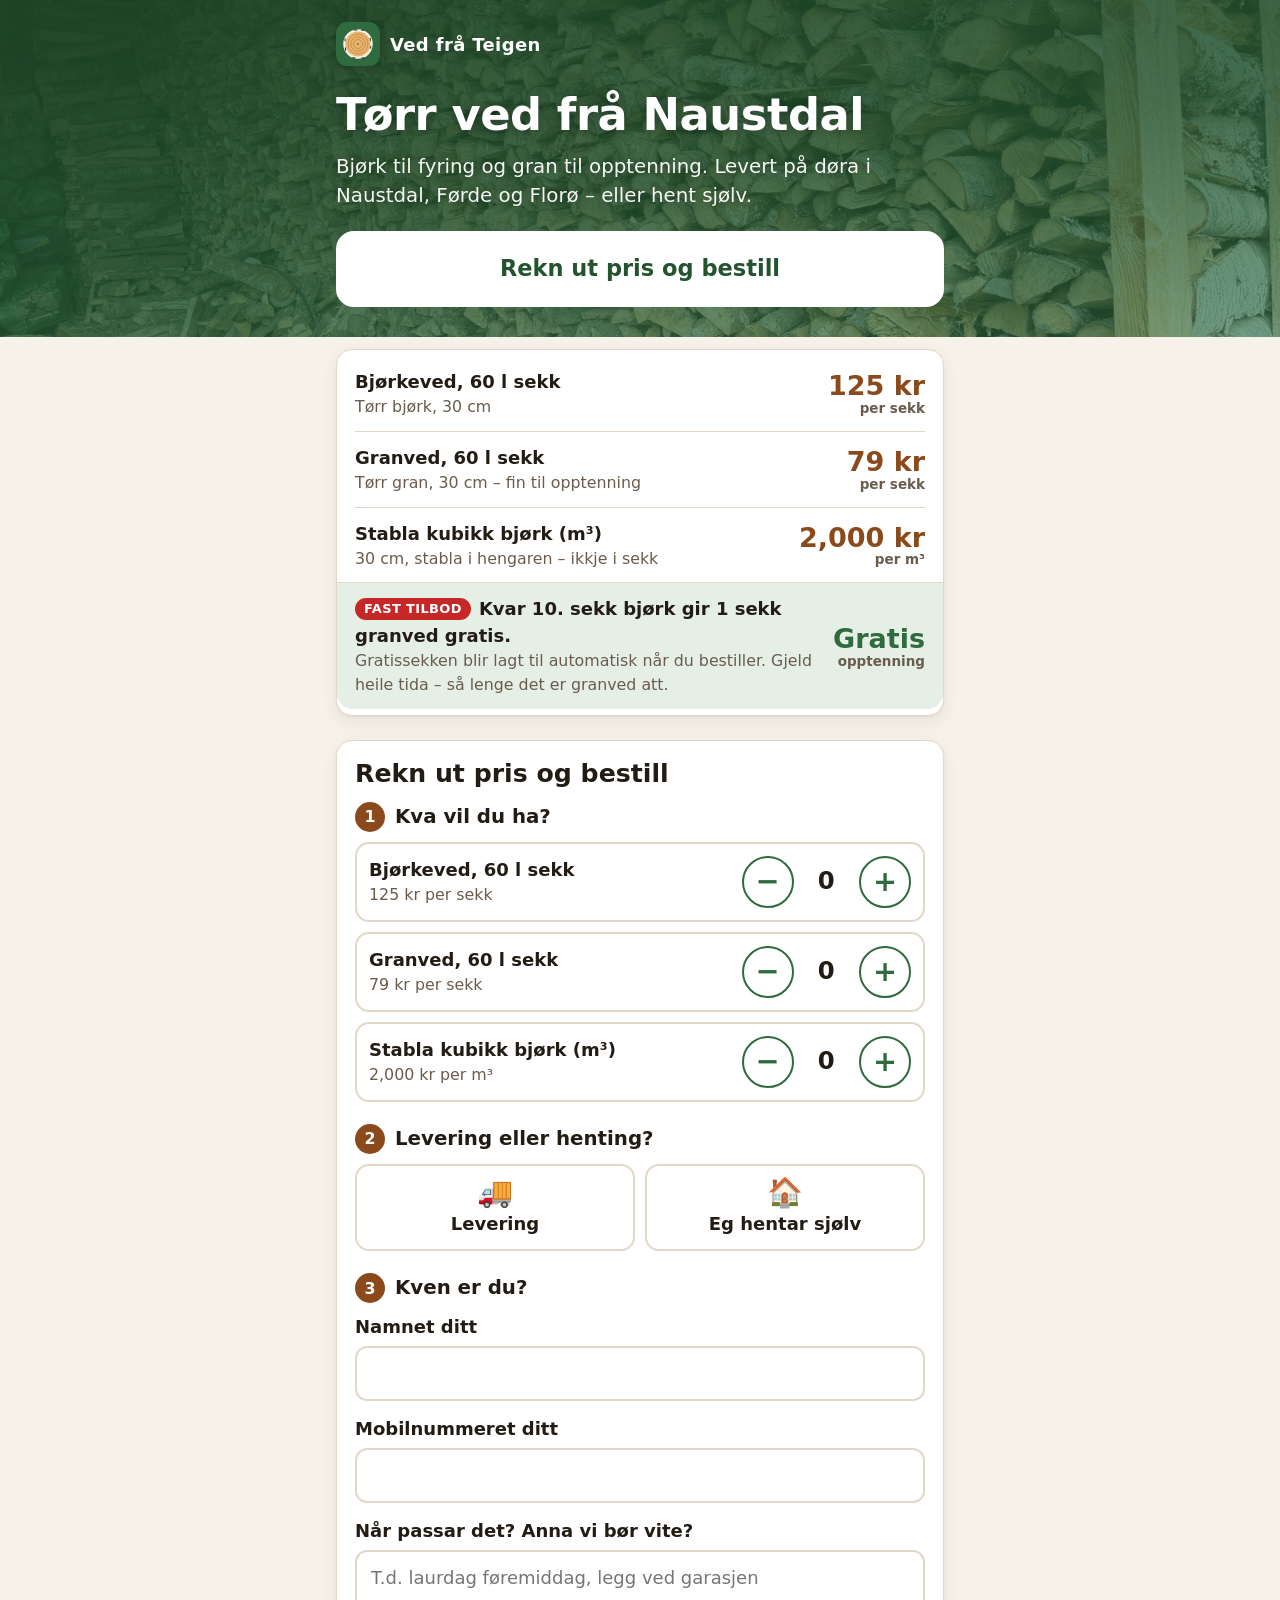
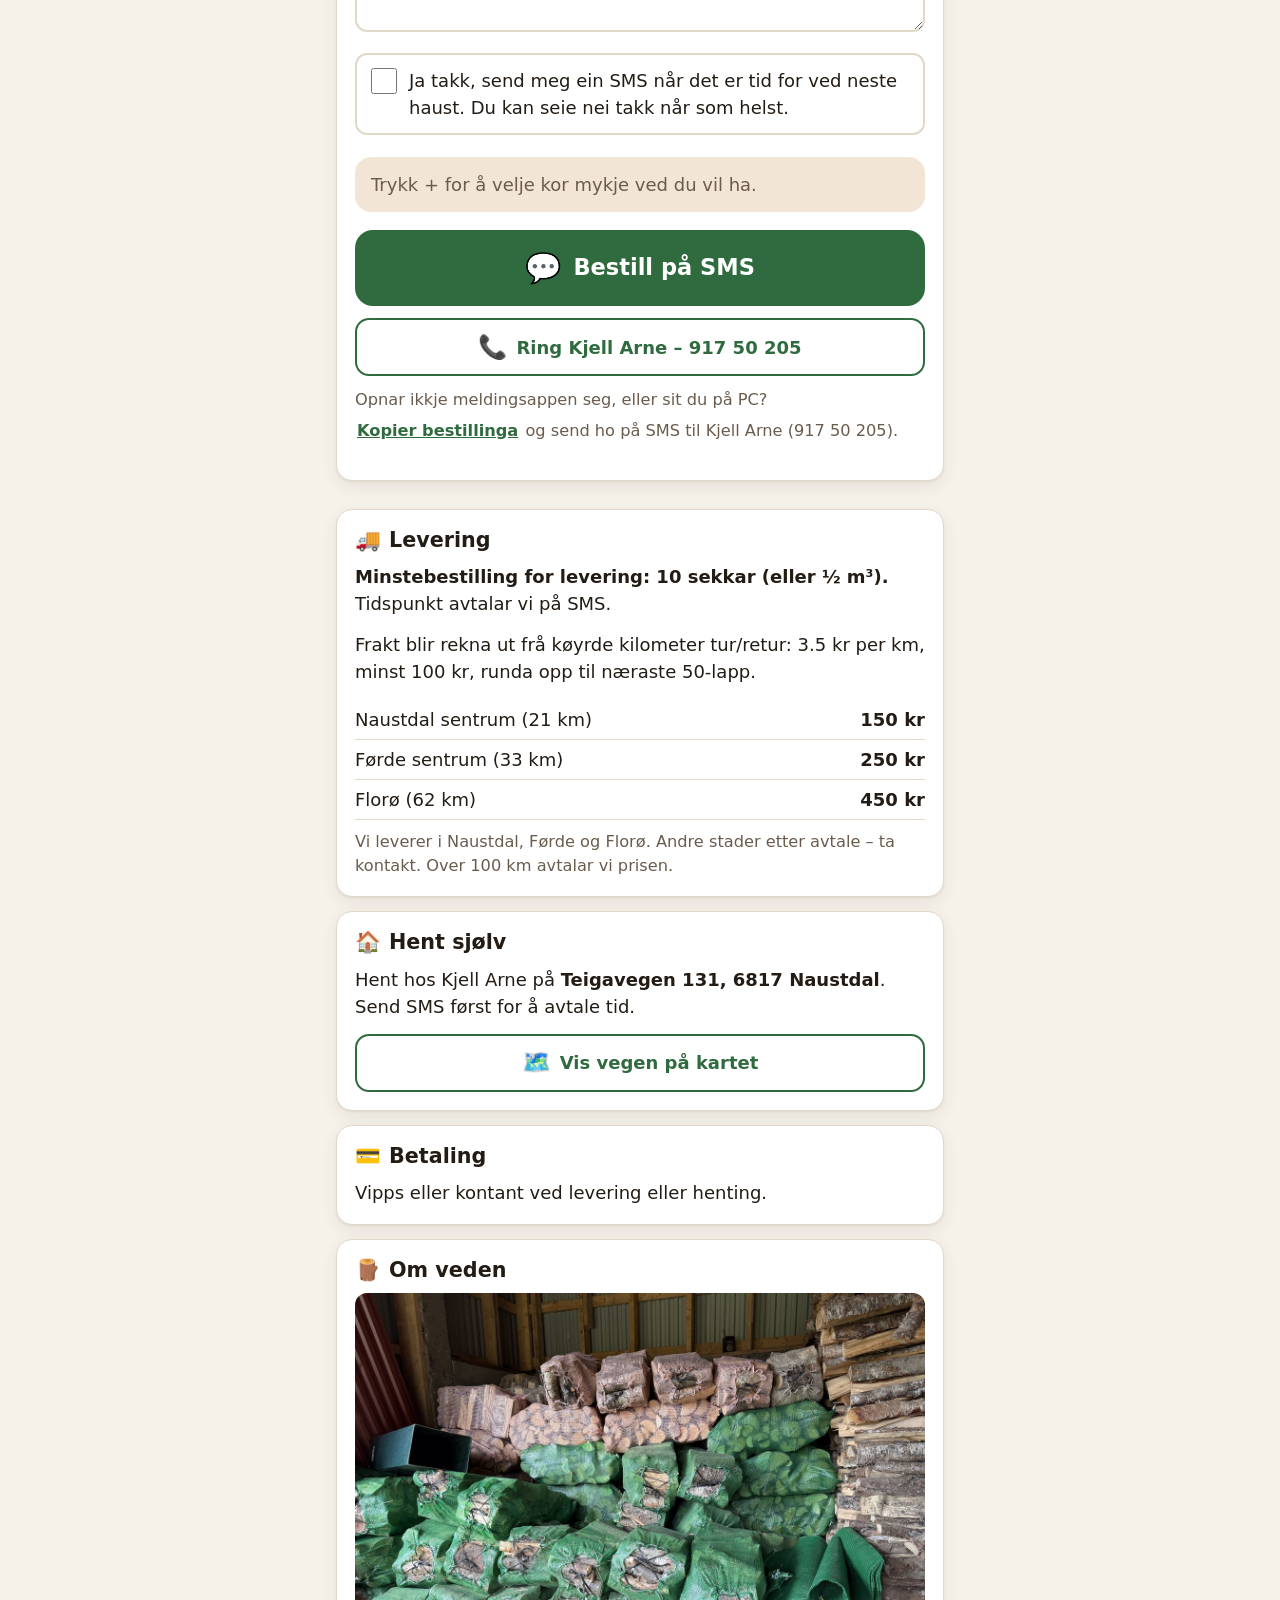
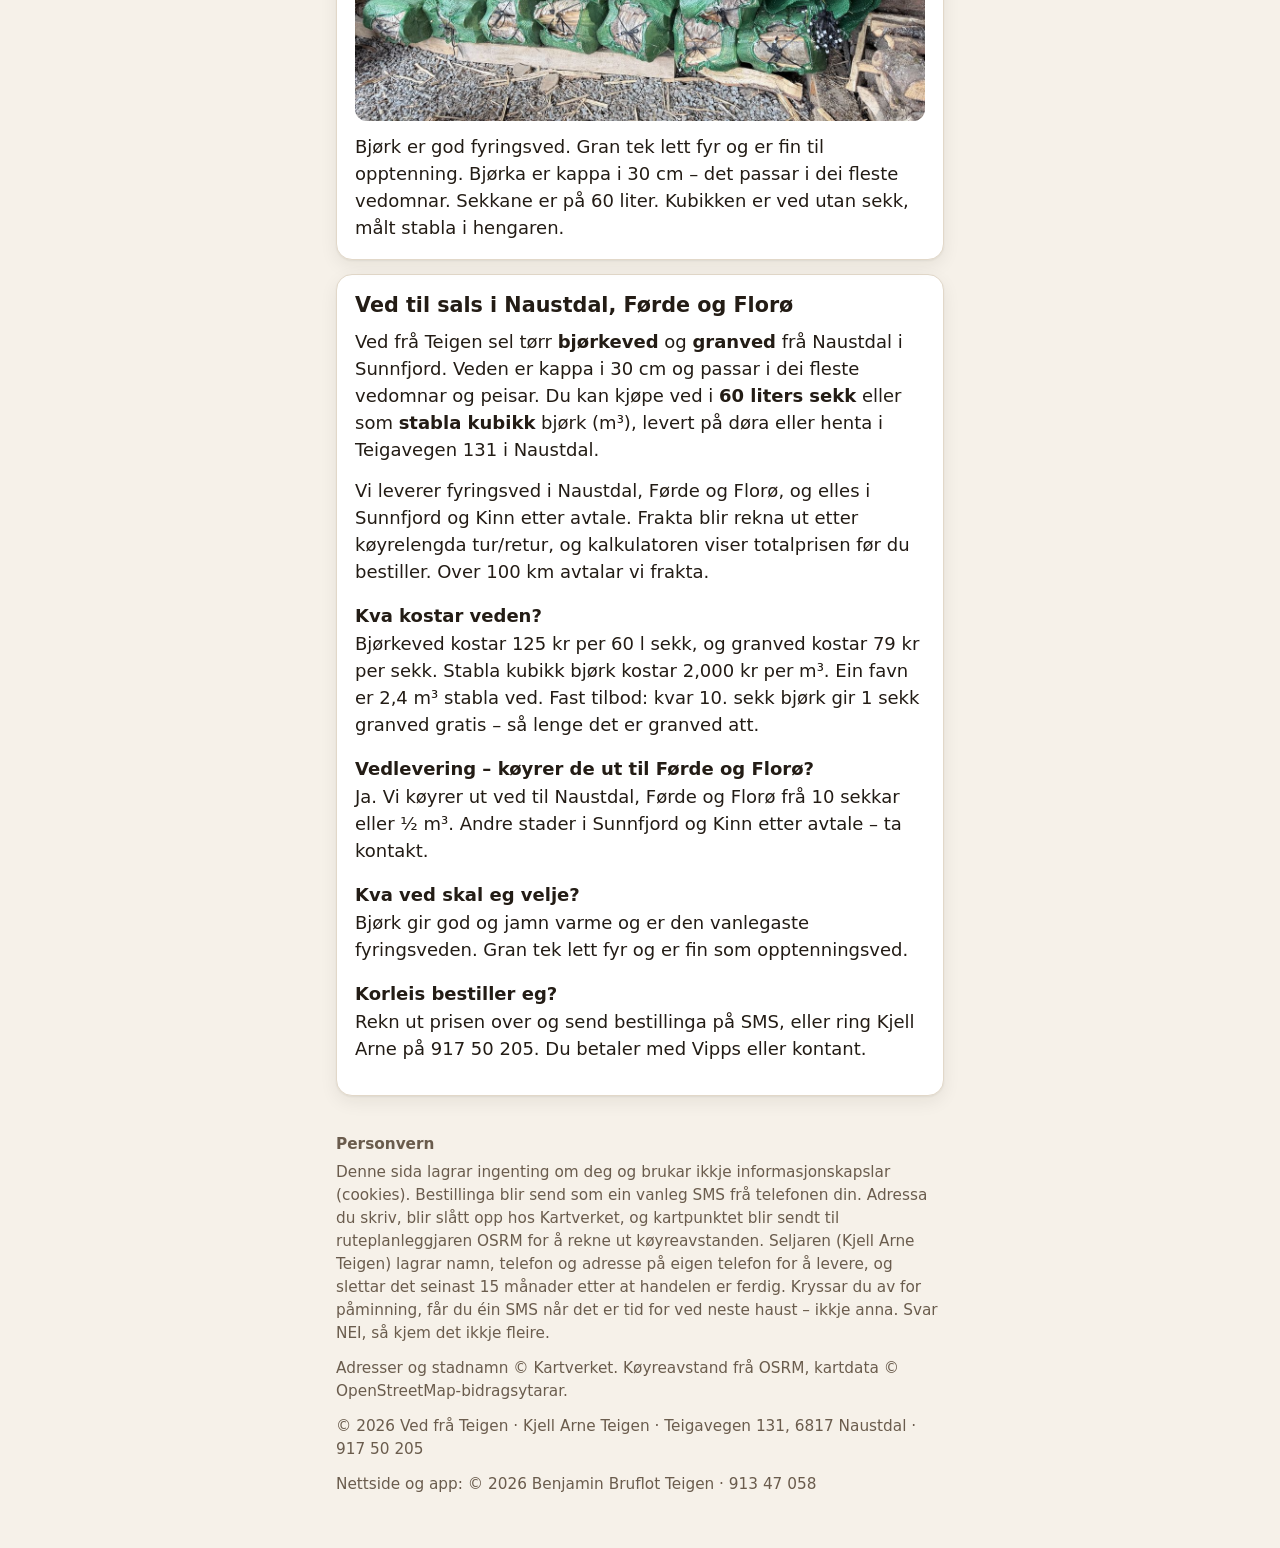
<file: index.html>
<!doctype html>
<!-- © 2026 Benjamin Bruflot Teigen. Alle rettigheter forbeholdt – se LICENSE. -->
<html lang="nn">
<head>
<meta charset="utf-8">
<meta name="viewport" content="width=device-width, initial-scale=1, viewport-fit=cover">
<title>Ved til sals i Naustdal, Førde og Florø | Ved frå Teigen</title>
<meta name="description" content="Tørr bjørkeved og granved til sals i Naustdal. Ved i 60 l sekk og stabla kubikk, levert på døra i Naustdal, Førde og Florø. Rekn ut prisen og bestill på SMS.">
<meta name="theme-color" content="#2f6b3f">
<meta property="og:type" content="website">
<meta property="og:locale" content="nn_NO">
<meta property="og:site_name" content="Ved frå Teigen">
<meta property="og:title" content="Tørr ved – Ved frå Teigen">
<meta property="og:description" content="Tørr bjørkeved og granved frå Naustdal. Levering i Naustdal, Førde og Florø – eller hent sjølv. Rekn ut prisen og bestill på SMS.">
<meta property="og:url" content="https://vedfrateigen.github.io/">
<meta property="og:image" content="https://vedfrateigen.github.io/og-bilde.jpg?v=202610051449">
<link rel="canonical" href="https://vedfrateigen.github.io/">
<meta name="geo.region" content="NO-46">
<meta name="geo.placename" content="Naustdal">
<script type="application/ld+json">
{
 "@context": "https://schema.org",
 "@type": "LocalBusiness",
 "@id": "https://vedfrateigen.github.io/#ved-fra-teigen",
 "name": "Ved frå Teigen",
 "alternateName": "Ved fra Teigen",
 "description": "Tørr bjørkeved og granved til sals i Naustdal. Ved i 60 liters sekk og stabla kubikk (m³), kappa i 30 cm. Levering i Naustdal, Førde og Florø – eller hent sjølv.",
 "url": "https://vedfrateigen.github.io/",
 "image": "https://vedfrateigen.github.io/bilder/sekkar.jpg",
 "logo": "https://vedfrateigen.github.io/ikon-512.png",
 "telephone": "+47 917 50 205",
 "address": {
  "@type": "PostalAddress",
  "streetAddress": "Teigavegen 131",
  "postalCode": "6817",
  "addressLocality": "Naustdal",
  "addressRegion": "Vestland",
  "addressCountry": "NO"
 },
 "geo": {
  "@type": "GeoCoordinates",
  "latitude": 61.591702,
  "longitude": 5.945939
 },
 "areaServed": [
  {
   "@type": "City",
   "name": "Naustdal"
  },
  {
   "@type": "City",
   "name": "Førde"
  },
  {
   "@type": "City",
   "name": "Florø"
  },
  {
   "@type": "AdministrativeArea",
   "name": "Sunnfjord"
  },
  {
   "@type": "AdministrativeArea",
   "name": "Kinn"
  }
 ],
 "priceRange": "79–2000 kr",
 "currenciesAccepted": "NOK",
 "paymentAccepted": "Vipps, kontant",
 "keywords": "ved, ved til sals, ved til salgs, kjøpe ved, bjørkeved, granved, fyringsved, opptenningsved, tørr ved, ved i sekk, vedsekk, kubikk ved, stabla kubikk, vedlevering, ved Naustdal, ved Førde, ved Florø, ved Sunnfjord",
 "hasOfferCatalog": {
  "@type": "OfferCatalog",
  "name": "Ved",
  "itemListElement": [
   {
    "@type": "Product",
    "name": "Bjørkeved, 60 l sekk",
    "description": "Tørr bjørk, 30 cm",
    "image": "https://vedfrateigen.github.io/bilder/sekkar.jpg",
    "offers": {
     "@type": "Offer",
     "price": 125,
     "priceCurrency": "NOK",
     "availability": "https://schema.org/InStock",
     "seller": {
      "@id": "https://vedfrateigen.github.io/#ved-fra-teigen"
     }
    }
   },
   {
    "@type": "Product",
    "name": "Granved, 60 l sekk",
    "description": "Tørr gran, 30 cm – fin til opptenning",
    "image": "https://vedfrateigen.github.io/bilder/sekkar.jpg",
    "offers": {
     "@type": "Offer",
     "price": 79,
     "priceCurrency": "NOK",
     "availability": "https://schema.org/InStock",
     "seller": {
      "@id": "https://vedfrateigen.github.io/#ved-fra-teigen"
     }
    }
   },
   {
    "@type": "Product",
    "name": "Stabla kubikk bjørk (m³)",
    "description": "30 cm, stabla i hengaren – ikkje i sekk",
    "image": "https://vedfrateigen.github.io/bilder/stabel.jpg",
    "offers": {
     "@type": "Offer",
     "price": 2000,
     "priceCurrency": "NOK",
     "availability": "https://schema.org/InStock",
     "seller": {
      "@id": "https://vedfrateigen.github.io/#ved-fra-teigen"
     }
    }
   }
  ]
 }
}
</script>
<script type="application/ld+json">
{"@context": "https://schema.org", "@type": "WebSite", "name": "Ved frå Teigen", "alternateName": "Ved fra Teigen", "url": "https://vedfrateigen.github.io/"}
</script>
<meta property="og:image:width" content="1200">
<meta property="og:image:height" content="630">
<link rel="icon" href="ikon.svg" type="image/svg+xml">
<link rel="apple-touch-icon" href="ikon-180.png">
<link rel="stylesheet" href="stil.css">
<style>
  .topp { background: linear-gradient(170deg, rgba(30,70,40,.93) 0%, rgba(36,84,47,.82) 55%, rgba(47,107,63,.62) 100%), #24542f url(bilder/stabel.jpg) center 60% / cover; color: #fff; }
  .topp h1, .topp .ingress { text-shadow: 0 1px 12px rgba(0,0,0,.35); }
  .foto { display: block; width: 100%; height: auto; aspect-ratio: 4 / 3; object-fit: cover; border-radius: 12px; margin: 4px 0 12px; }
  .topp .side { padding-top: 22px; padding-bottom: 30px; }
  .merke { display: flex; align-items: center; gap: 10px; font-weight: 800; letter-spacing: .02em; }
  .merke img { width: 44px; height: 44px; border-radius: 11px; box-shadow: 0 2px 8px rgba(0,0,0,.25); }
  .topp h1 { font-size: clamp(2rem, 8vw, 2.8rem); margin: 22px 0 10px; letter-spacing: -.01em; }
  .ingress { font-size: 1.1em; opacity: .95; margin-bottom: 20px; }
  .topp .knapp { border-color: #fff; background: #fff; color: #24542f; }
  .priser { margin: -4px 0 24px; }
  .prisliste { padding: 6px 18px; }
  .prisrad { display: flex; justify-content: space-between; align-items: center; gap: 12px; padding: 12px 0; }
  .prisrad + .prisrad { border-top: 1px solid var(--linje); }
  .prisrad .per { display: block; font-size: .5em; font-weight: 600; color: var(--dempet); text-align: right; }
  .prisliste .pris { font-size: 1.5em; font-weight: 800; color: var(--brun); line-height: 1.1; white-space: nowrap; text-align: right; }
  .prisliste .navn { font-weight: 700; }
  .prisliste .detalj { color: var(--dempet); font-size: .88em; }
  .prisrad.rabatt { background: var(--gronn-lys); margin: 0 -18px; padding: 12px 18px; border-radius: 0 0 var(--radius) var(--radius); }
  .prisrad.rabatt .pris { color: var(--gronn); }
  .prisliste .pris.utselt { font-size: 1em; color: var(--rod); }
  #bestill h2 { font-size: 1.4em; }
  .send { display: grid; gap: 12px; margin-top: 18px; }
  .info { margin-top: 28px; display: grid; gap: 14px; }
  .info h2 { font-size: 1.15em; display: flex; gap: 8px; align-items: center; }
  .info p:last-child, .info table:last-child { margin-bottom: 0; }
  .eksempler { width: 100%; border-collapse: collapse; margin: 6px 0 10px; }
  .eksempler td { padding: 6px 0; border-bottom: 1px solid var(--linje); }
  .eksempler td:last-child { text-align: right; font-weight: 700; white-space: nowrap; }
  .bunn { color: var(--dempet); font-size: .85em; padding: 24px 16px 40px; max-width: 640px; margin: 0 auto; }
  .bunn h2 { font-size: 1em; margin-top: 1em; }
  .takk { text-align: center; }
  .om-ved { margin-top: 14px; }
  .om-ved h2 { font-size: 1.15em; }
  .om-ved h3 { font-size: 1em; margin: 1.1em 0 .2em; }
  .om-ved p { margin-top: 0; }
</style>
</head>
<body>
<header class="topp">
  <div class="side">
    <div class="merke"><img src="ikon.svg" alt=""><span id="merkenavn">Ved frå Teigen</span></div>
    <h1>Tørr ved frå Naustdal</h1>
    <p class="ingress">Bjørk til fyring og gran til opptenning. Levert på døra i Naustdal, Førde og Florø – eller hent sjølv.</p>
    <a class="knapp stor" href="#bestill">Rekn ut pris og bestill</a>
  </div>
</header>

<main class="side" style="padding-bottom:0">
  <noscript><p class="boks-gul">Sida treng JavaScript for å rekne ut pris. Du kan framleis ringje eller sende SMS.</p></noscript>
  <section class="priser" id="priser" aria-label="Prisar"></section>

  <section class="kort" id="bestill">
    <h2>Rekn ut pris og bestill</h2>
    <div id="skjema"></div>
    <div class="send" id="send"></div>
  </section>

  <div class="info" id="info"></div>

  <!-- Fast tekst for søkjemotorar (Google les dette utan JavaScript). Prisane må vere like config.js – tester/test.mjs sjekkar det. -->
  <section class="kort om-ved" id="om-veden">
    <h2>Ved til sals i Naustdal, Førde og Florø</h2>
    <p>Ved frå Teigen sel tørr <strong>bjørkeved</strong> og <strong>granved</strong> frå Naustdal i Sunnfjord. Veden er kappa i 30 cm og passar i dei fleste vedomnar og peisar. Du kan kjøpe ved i <strong>60 liters sekk</strong> eller som <strong>stabla kubikk</strong> bjørk (m³), levert på døra eller henta i Teigavegen 131 i Naustdal.</p>
    <p>Vi leverer fyringsved i Naustdal, Førde og Florø, og elles i Sunnfjord og Kinn etter avtale. Frakta blir rekna ut etter køyrelengda tur/retur, og kalkulatoren viser totalprisen før du bestiller. Over 100 km avtalar vi frakta.</p>
    <h3>Kva kostar veden?</h3>
    <p id="om-prisar">Bjørkeved kostar 125 kr per 60 l sekk, og granved kostar 79 kr per sekk. Stabla kubikk bjørk kostar 2 000 kr per m³. Ein favn er 2,4 m³ stabla ved. Fast tilbod: kvar 10. sekk bjørk gir 1 sekk granved gratis – så lenge det er granved att.</p>
    <h3>Vedlevering – køyrer de ut til Førde og Florø?</h3>
    <p>Ja. Vi køyrer ut ved til Naustdal, Førde og Florø frå 10 sekkar eller ½ m³. Andre stader i Sunnfjord og Kinn etter avtale – ta kontakt.</p>
    <h3>Kva ved skal eg velje?</h3>
    <p>Bjørk gir god og jamn varme og er den vanlegaste fyringsveden. Gran tek lett fyr og er fin som opptenningsved.</p>
    <h3>Korleis bestiller eg?</h3>
    <p>Rekn ut prisen over og send bestillinga på SMS, eller ring Kjell Arne på 917 50 205. Du betaler med Vipps eller kontant.</p>
  </section>
</main>

<footer class="bunn" id="bunn"></footer>

<script src="config.js"></script>
<script src="felles.js"></script>
<script src="kunde.js"></script>
</body>
</html>
</file>
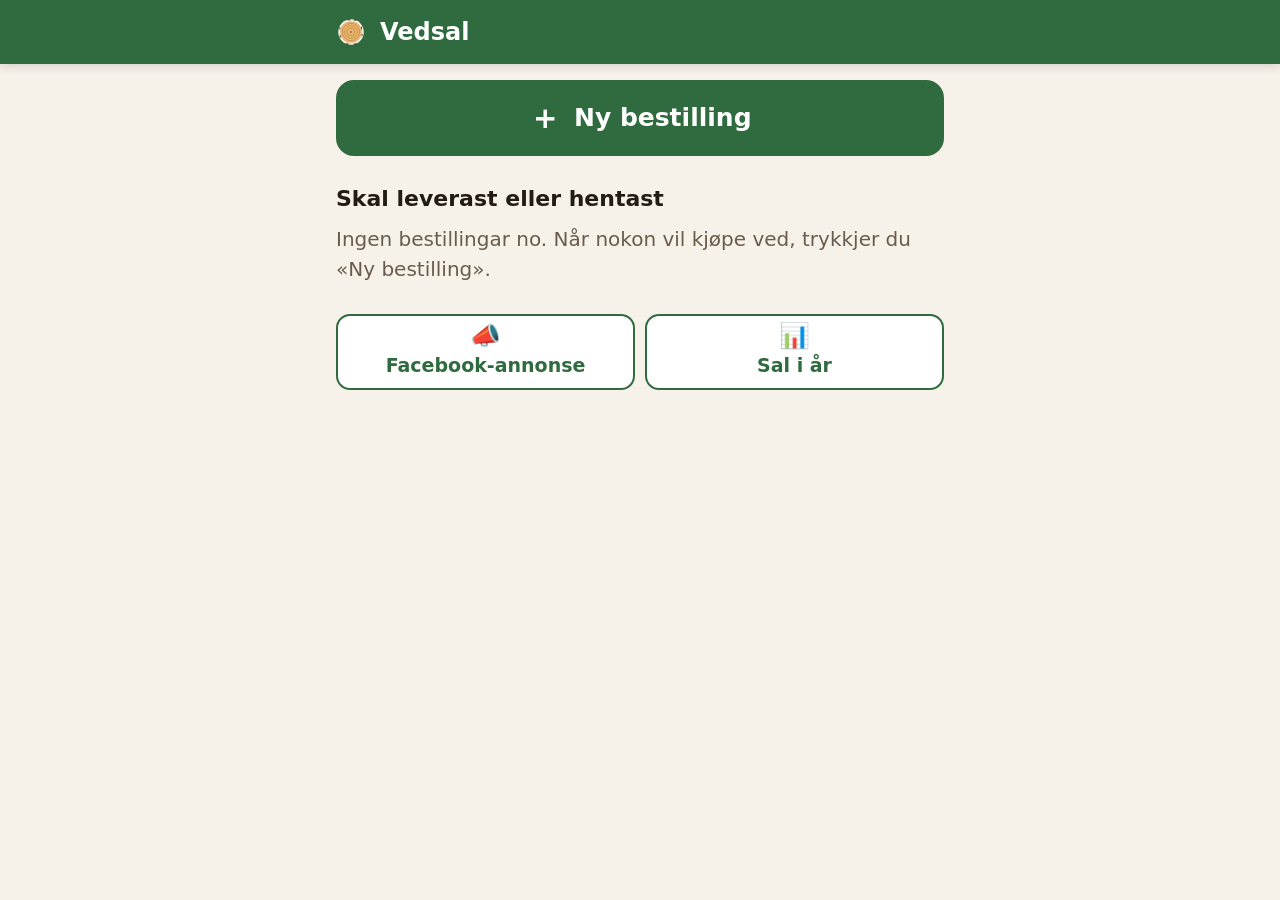
<file: pappa.html>
<!doctype html>
<!-- © 2026 Benjamin Bruflot Teigen. Alle rettigheter forbeholdt – se LICENSE. -->
<html lang="nn">
<head>
<meta charset="utf-8">
<meta name="viewport" content="width=device-width, initial-scale=1, viewport-fit=cover">
<title>Vedsal</title>
<meta name="robots" content="noindex">
<meta name="theme-color" content="#2f6b3f">
<link rel="manifest" href="manifest.webmanifest">
<link rel="icon" href="ikon.svg" type="image/svg+xml">
<link rel="apple-touch-icon" href="ikon-180.png">
<link rel="stylesheet" href="stil.css">
<style>
  .app-topp { position: sticky; top: 0; z-index: 10; background: var(--gronn); color: #fff; padding-top: env(safe-area-inset-top); box-shadow: 0 2px 10px rgba(0,0,0,.15); }
  .app-topp-innhold { max-width: 640px; margin: 0 auto; display: flex; align-items: center; gap: 10px; min-height: 64px; padding: 0 12px; }
  .app-topp img { width: 38px; height: 38px; border-radius: 10px; }
  .app-tittel { font-weight: 800; font-size: 1.2em; white-space: nowrap; overflow: hidden; text-overflow: ellipsis; }
  .tilbake { background: rgba(255,255,255,.16); color: #fff; border: 0; border-radius: 12px; min-height: 48px; padding: 8px 16px; font-weight: 800; cursor: pointer; white-space: nowrap; flex: none; }
  .seksjon-tittel { margin: 30px 0 12px; font-size: 1.1em; display: flex; gap: 10px; align-items: center; }
  .antall-merke { background: var(--brun); color: #fff; border-radius: 999px; padding: 1px 11px; font-size: .85em; }
  .tom { color: var(--dempet); }
  .ordre { margin-bottom: 14px; }
  .ordre-topp { display: flex; justify-content: space-between; align-items: baseline; gap: 10px; }
  .ordre-navn { margin: 0; font-size: 1.2em; overflow-wrap: anywhere; }
  .ordre p { margin: 4px 0; overflow-wrap: anywhere; }
  .ordre-hva { font-weight: 700; }
  .ordre-notat { font-style: italic; }
  .ordre-pris { font-size: 1.15em; }
  .ordre-dato { color: var(--dempet); font-size: .85em; }
  .ordre .knapp-rad, .ordre .sporsmal { margin-top: 12px; }
  .ordre.ubetalt { border-left: 6px solid var(--gul-kant); }
  .sporsmal { display: grid; gap: 10px; }
  .sporsmal-tekst { font-weight: 800; margin: 0; font-size: 1.1em; }
  .hjem-meny { margin-top: 30px; }
  .ferdige { margin-top: 26px; }
  .ferdige summary { cursor: pointer; font-weight: 700; padding: 12px 0; min-height: 48px; }
  .ferdig-rad { display: flex; justify-content: space-between; align-items: center; gap: 10px; padding: 10px 0; border-bottom: 1px solid var(--linje); font-size: .9em; }
  .ferdig-rad a { flex: none; }
  .skjema-knapper { display: grid; gap: 12px; margin-top: 18px; }
  .slett { margin-top: 36px; }
  .tall-rute { display: grid; grid-template-columns: 1fr 1fr; gap: 10px; margin: 14px 0; }
  .tall-boks { background: var(--kort); border: 1px solid var(--linje); border-radius: 14px; padding: 14px; }
  .tall-boks.bred { grid-column: 1 / -1; }
  .tall-stort { font-size: 1.6em; font-weight: 800; line-height: 1.15; }
  .tall-navn { color: var(--dempet); font-size: .9em; }
  .aar-velger { display: grid; grid-template-columns: 64px 1fr 64px; align-items: center; gap: 8px; text-align: center; font-size: 1.3em; font-weight: 800; }
  .aar-velger .knapp { min-height: 52px; padding: 0; }
  .fremdrift { height: 16px; background: var(--linje); border-radius: 999px; overflow: hidden; margin: 8px 0; }
  .fremdrift > div { height: 100%; background: var(--gronn); }
  .maaned-tabell { width: 100%; border-collapse: collapse; }
  .maaned-tabell td, .maaned-tabell th { padding: 8px 0; border-bottom: 1px solid var(--linje); text-align: left; }
  .maaned-tabell td:last-child, .maaned-tabell th:last-child { text-align: right; }
  textarea.annonse { min-height: 380px; font-size: .9em; line-height: 1.45; }
  .stabel { display: grid; gap: 12px; }
</style>
</head>
<body class="stor">
<header class="app-topp">
  <div class="app-topp-innhold">
    <button id="tilbake" class="tilbake" type="button" hidden>‹ Tilbake</button>
    <img id="topp-ikon" src="ikon.svg" alt="">
    <span class="app-tittel" id="tittel">Vedsal</span>
  </div>
</header>
<main id="app" class="side"></main>
<noscript><p class="side">Appen treng JavaScript.</p></noscript>
<script src="config.js"></script>
<script src="felles.js"></script>
<script src="pappa.js"></script>
</body>
</html>
</file>
<file: stil.css>
/* © 2026 Benjamin Bruflot Teigen. Alle rettigheter forbeholdt – se LICENSE. */
/* Ved fra Teigen – felles stil for kundesida og pappa-appen */
:root {
  --bg: #f6f1e9;
  --kort: #ffffff;
  --tekst: #231c15;
  --dempet: #6a5c4d;
  --linje: #e2d8c9;
  --gronn: #2f6b3f;
  --gronn-mork: #24542f;
  --gronn-lys: #e5efe6;
  --brun: #8b4a1c;
  --brun-lys: #f3e5d6;
  --rod: #b3261e;
  --gul: #fff4d4;
  --gul-kant: #e2bb5f;
  --radius: 16px;
  --skygge: 0 1px 2px rgba(35, 28, 21, .06), 0 6px 18px rgba(35, 28, 21, .07);
  color-scheme: light dark;
}
@media (prefers-color-scheme: dark) {
  :root {
    --bg: #16130f;
    --kort: #221d17;
    --tekst: #f3ece2;
    --dempet: #b6a896;
    --linje: #3b3229;
    --gronn: #4a9660;
    --gronn-mork: #3d8150;
    --gronn-lys: #1d3123;
    --brun: #d8935a;
    --brun-lys: #33251a;
    --rod: #ff8a80;
    --gul: #362d1c;
    --gul-kant: #8c7236;
  }
}

* { box-sizing: border-box; }
html { -webkit-text-size-adjust: 100%; }
body {
  margin: 0;
  background: var(--bg);
  color: var(--tekst);
  font: 18px/1.5 system-ui, -apple-system, "Segoe UI", Roboto, "Helvetica Neue", Arial, sans-serif;
}
body.stor { font-size: 20px; }
img { max-width: 100%; }
h1, h2, h3 { line-height: 1.2; margin: 0 0 .5em; }
p { margin: 0 0 .8em; }
a { color: var(--gronn); }
button, input, textarea { font: inherit; color: inherit; }
[hidden] { display: none !important; }

.side { max-width: 640px; margin: 0 auto; padding: 16px 16px 120px; }

/* ---------- Knapper ---------- */
.knapp {
  display: flex; align-items: center; justify-content: center; gap: .5em;
  width: 100%; min-height: 58px; padding: 12px 18px;
  border: 2px solid var(--gronn); border-radius: 14px;
  background: var(--kort); color: var(--gronn);
  font-weight: 700; text-decoration: none; text-align: center; cursor: pointer;
  -webkit-tap-highlight-color: transparent;
}
.knapp:active { transform: scale(.98); }
.knapp.primar { background: var(--gronn); color: #fff; }
.knapp.primar:active { background: var(--gronn-mork); }
.knapp.stor { min-height: 76px; font-size: 1.25em; border-radius: 18px; }
.knapp.fare { border-color: var(--rod); color: var(--rod); }
.knapp:disabled { opacity: .45; cursor: not-allowed; transform: none; }
.knapp-ikon { font-size: 1.3em; line-height: 1; }
.knapp-rad { display: grid; grid-template-columns: repeat(auto-fit, minmax(0, 1fr)); gap: 10px; }
.knapp-rad .knapp { min-height: 56px; padding: 8px 6px; font-size: .95em; flex-direction: column; gap: 2px; }
.lenkeknapp {
  background: none; border: 0; padding: 6px 2px; color: var(--gronn);
  font-weight: 700; text-decoration: underline; cursor: pointer;
}
:focus-visible { outline: 3px solid var(--brun); outline-offset: 2px; }

/* ---------- Kort og bokser ---------- */
.kort {
  background: var(--kort); border: 1px solid var(--linje); border-radius: var(--radius);
  box-shadow: var(--skygge); padding: 18px;
}
.hint { color: var(--dempet); font-size: .9em; }
.boks-gul { background: var(--gul); border: 1px solid var(--gul-kant); border-radius: 12px; padding: 12px 14px; }
.boks-gronn { background: var(--gronn-lys); border-radius: 12px; padding: 12px 14px; }

/* ---------- Skjema ---------- */
.steg { margin: 0 0 22px; }
.steg-tittel { display: flex; align-items: center; gap: 10px; font-size: 1.1em; }
.steg-nr {
  display: inline-grid; place-items: center; flex: none;
  width: 30px; height: 30px; border-radius: 50%;
  background: var(--brun); color: #fff; font-size: .8em; font-weight: 800;
}
.vare {
  display: flex; align-items: center; justify-content: space-between; gap: 12px;
  padding: 12px; margin-bottom: 10px; border: 2px solid var(--linje); border-radius: 14px; background: var(--kort);
}
.vare.valgt { border-color: var(--gronn); background: var(--gronn-lys); }
.vare-navn { font-weight: 700; }
.vare-detalj { color: var(--dempet); font-size: .88em; }
.teller { display: flex; align-items: center; gap: 6px; flex: none; }
.teller-knapp {
  width: 52px; height: 52px; border-radius: 50%; border: 2px solid var(--gronn);
  background: var(--kort); color: var(--gronn); font-size: 1.6em; font-weight: 700; line-height: 1; cursor: pointer;
  -webkit-tap-highlight-color: transparent;
}
.teller-knapp:active { background: var(--gronn); color: #fff; }
.teller-verdi { min-width: 2.2em; text-align: center; font-size: 1.35em; font-weight: 800; }

.valg-rad { display: grid; grid-template-columns: 1fr 1fr; gap: 10px; }
.valg {
  display: flex; flex-direction: column; align-items: center; gap: 4px;
  min-height: 84px; padding: 12px 8px; border: 2px solid var(--linje); border-radius: 14px;
  background: var(--kort); font-weight: 700; cursor: pointer; -webkit-tap-highlight-color: transparent;
}
.valg-ikon { font-size: 1.6em; line-height: 1; }
.valg[aria-pressed="true"] { border-color: var(--gronn); background: var(--gronn-lys); box-shadow: inset 0 0 0 1px var(--gronn); }

.adresse-boks { margin-top: 14px; }
.etikett { display: block; font-weight: 700; margin: 0 0 6px; }
.felt {
  width: 100%; min-height: 54px; padding: 12px 14px;
  border: 2px solid var(--linje); border-radius: 12px; background: var(--kort);
}
textarea.felt { min-height: 80px; resize: vertical; }
.felt:focus { border-color: var(--gronn); outline: none; }
.felt-kort { width: 8em; display: inline-block; }
.felt-gruppe { margin-bottom: 14px; }
.forslag { list-style: none; margin: 6px 0 0; padding: 0; border: 2px solid var(--linje); border-radius: 12px; overflow: hidden; background: var(--kort); }
.forslag li + li { border-top: 1px solid var(--linje); }
.forslag-knapp { display: block; width: 100%; text-align: left; padding: 14px; background: none; border: 0; cursor: pointer; }
.forslag-knapp:active { background: var(--gronn-lys); }
.forslag-tom { padding: 14px; color: var(--dempet); }
.avstand { margin-top: 10px; }
.avstand:empty { display: none; }
.frakt-rad { display: flex; flex-wrap: wrap; align-items: center; gap: 8px 12px; margin-top: 10px; }
.frakt-rad label { font-weight: 700; }
.laster::after { content: ""; display: inline-block; width: 1em; height: 1em; margin-left: .4em; vertical-align: -2px;
  border: 2px solid currentColor; border-right-color: transparent; border-radius: 50%; animation: spinn .8s linear infinite; }
@keyframes spinn { to { transform: rotate(360deg); } }

.oppsummering { background: var(--brun-lys); border-radius: var(--radius); padding: 14px 16px; margin-top: 6px; }
.oppsummering-tom { margin: 0; color: var(--dempet); }
.sum-tabell { width: 100%; border-collapse: collapse; }
.sum-tabell td { padding: 4px 0; vertical-align: top; }
.sum-tabell td:last-child { text-align: right; white-space: nowrap; padding-left: 12px; }
.sum-total td { border-top: 2px solid var(--brun); padding-top: 8px; font-size: 1.25em; font-weight: 800; }

/* ---------- Melding nederst («toast») ---------- */
.melding {
  position: fixed; left: 50%; bottom: 20px; z-index: 50;
  display: flex; align-items: center; gap: 14px;
  width: min(92vw, 560px); padding: 14px 16px; border-radius: 14px;
  background: #231c15; color: #fff; box-shadow: 0 8px 30px rgba(0, 0, 0, .3);
  transform: translate(-50%, 150%); transition: transform .25s ease; font-weight: 600;
}
.melding.synlig { transform: translate(-50%, 0); }
.melding span { flex: 1; }
.melding-knapp { background: #fff; color: #231c15; border: 0; border-radius: 10px; padding: 10px 14px; font-weight: 800; cursor: pointer; }
@media (prefers-color-scheme: dark) { .melding { background: #f3ece2; color: #231c15; } .melding-knapp { background: #231c15; color: #fff; } }
@media (prefers-reduced-motion: reduce) { .melding { transition: none; } .laster::after { animation: none; } }

/* ---------- Utselt, kundeforslag og avtalt pris ---------- */
.vare.utselt { opacity: .55; }
.vare.utselt .vare-detalj { color: var(--rod); font-weight: 700; }
.kunde-forslag { margin-top: 8px; display: grid; gap: 6px; }
.kunde-knapp { border: 2px solid var(--gronn); border-radius: 12px; }
.total-endre { margin-top: 8px; }
.ferdig-lenker { display: flex; gap: 12px; flex: none; }
.merkelapp { display: inline-block; background: #c62828; color: #fff; border-radius: 999px; padding: 1px 9px; margin-right: 8px;
  font-size: .72em; font-weight: 800; letter-spacing: .03em; text-transform: uppercase; vertical-align: 2px; }
.avkryss-rad { display: flex; gap: 12px; align-items: flex-start; padding: 12px 14px; margin-bottom: 14px;
  border: 2px solid var(--linje); border-radius: 12px; background: var(--kort); cursor: pointer; }
.avkryss { flex: none; width: 26px; height: 26px; margin: 1px 0 0; accent-color: var(--gronn); }
.sum-tabell .gratis-rad td { color: var(--gronn); font-weight: 700; }
.tilbod-tips { color: var(--gronn) !important; font-weight: 700; }
.fb-steg { display: flex; gap: 12px; align-items: flex-start; background: var(--kort); border: 1px solid var(--linje); border-radius: 14px; padding: 14px; }
.fb-steg > div { flex: 1; min-width: 0; }
.fb-steg p { margin: 0; }
.fb-steg .hint { margin-top: 10px; }
.annonse-tekst { white-space: pre-wrap; background: var(--bg); border-radius: 10px; padding: 10px 12px; font-size: .88em; margin-top: 4px !important; overflow-wrap: anywhere; }
</file>
